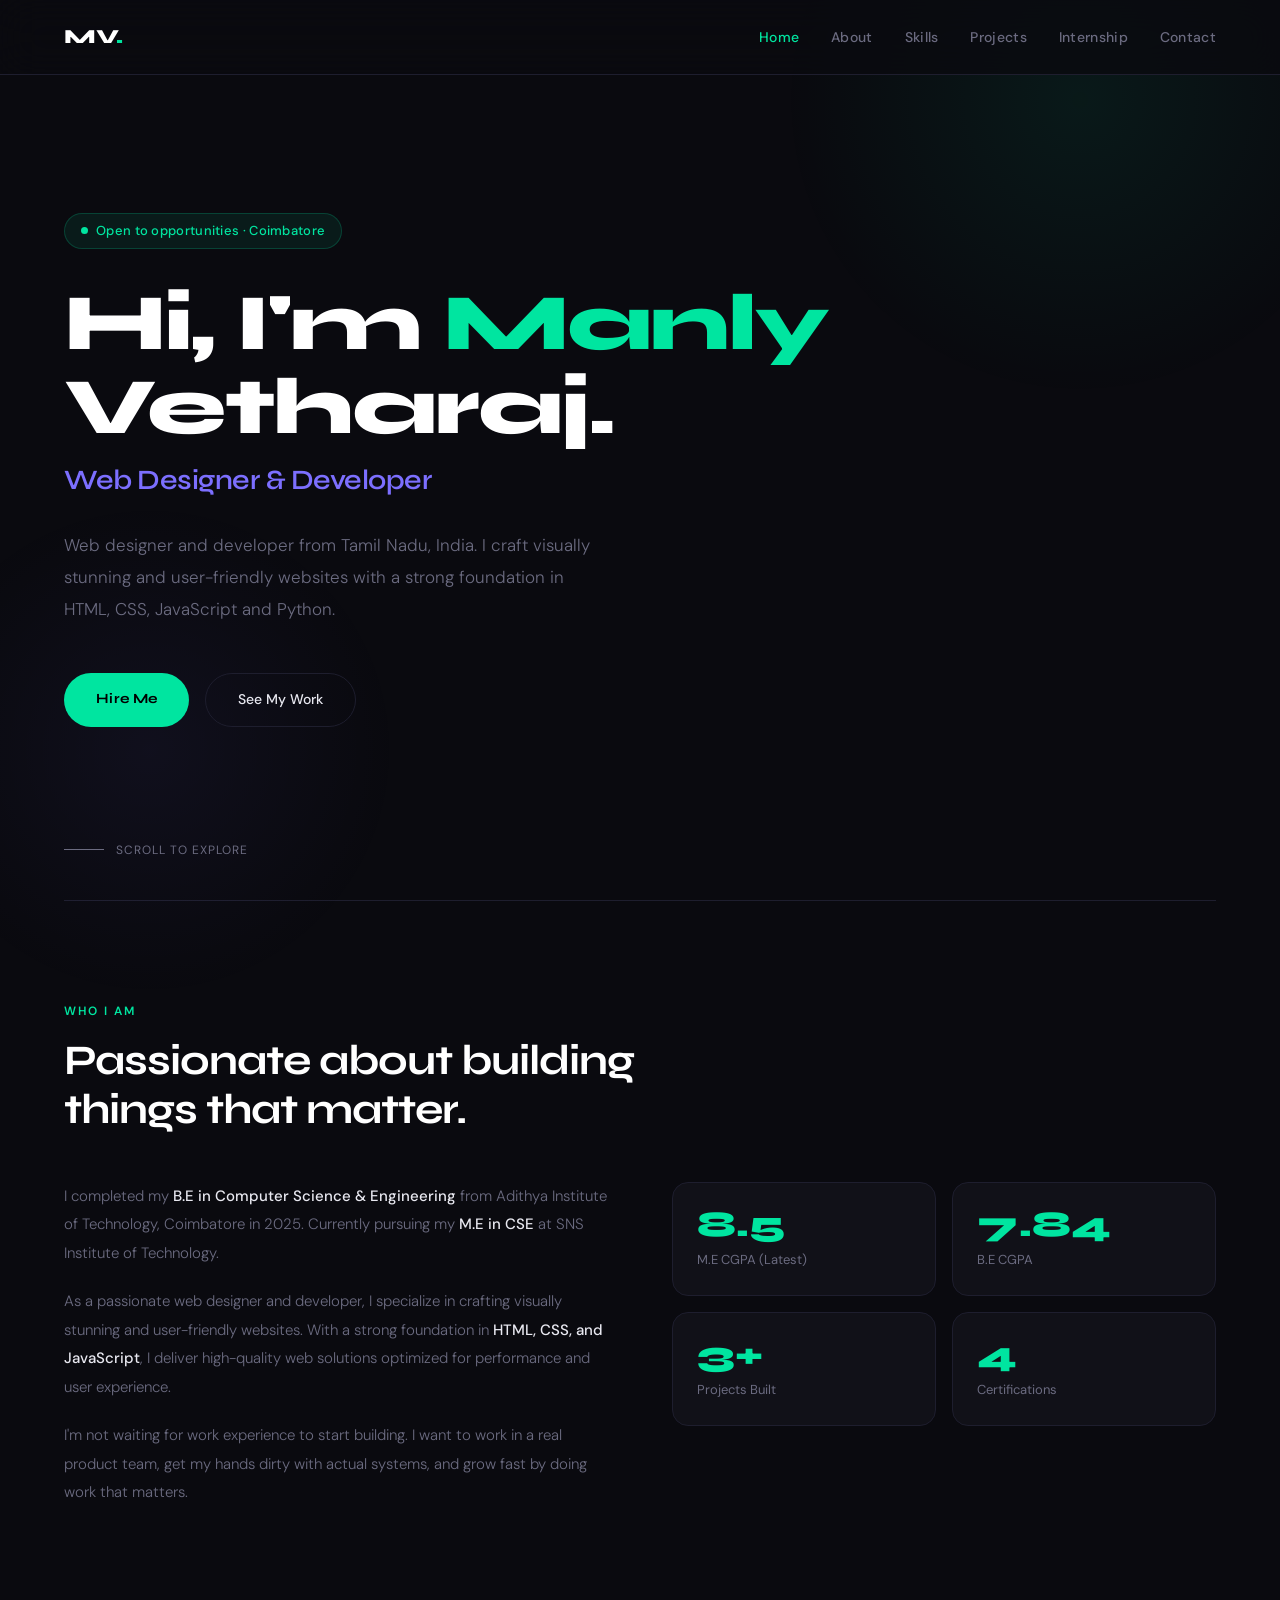
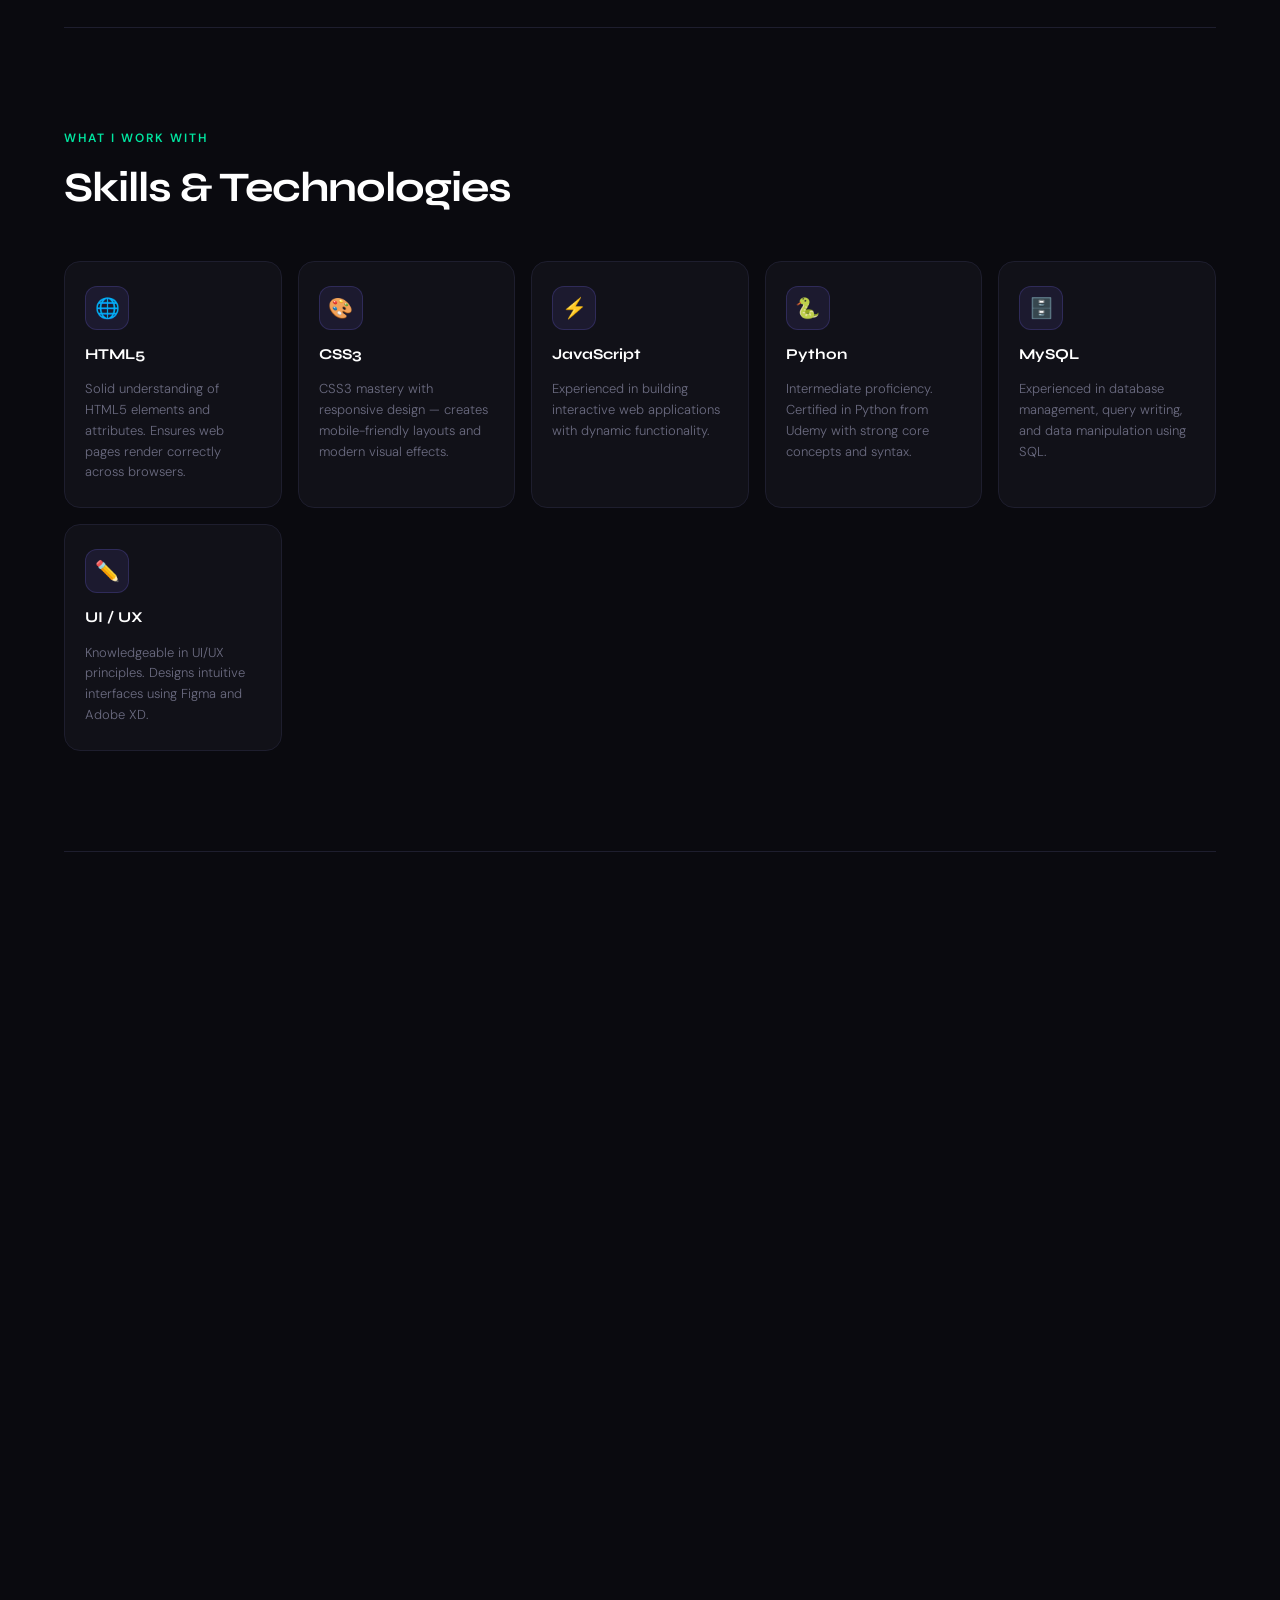
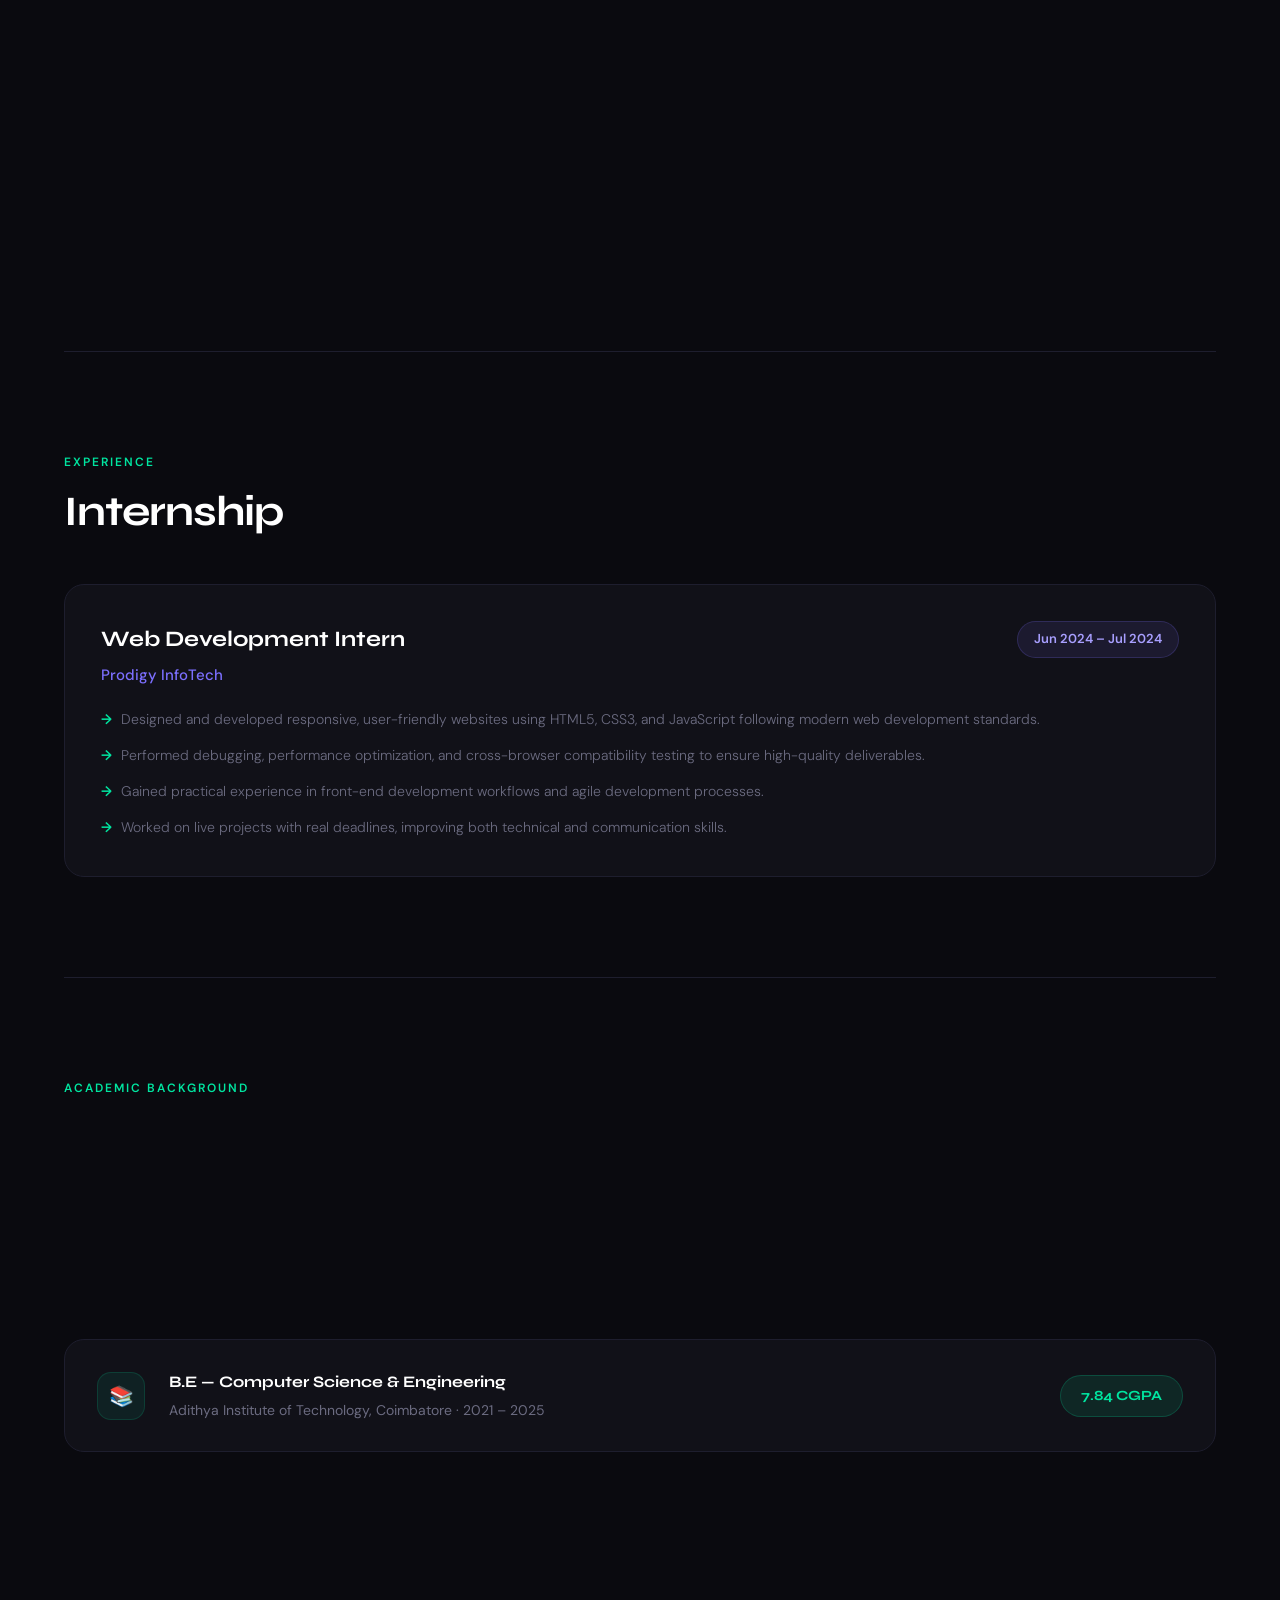
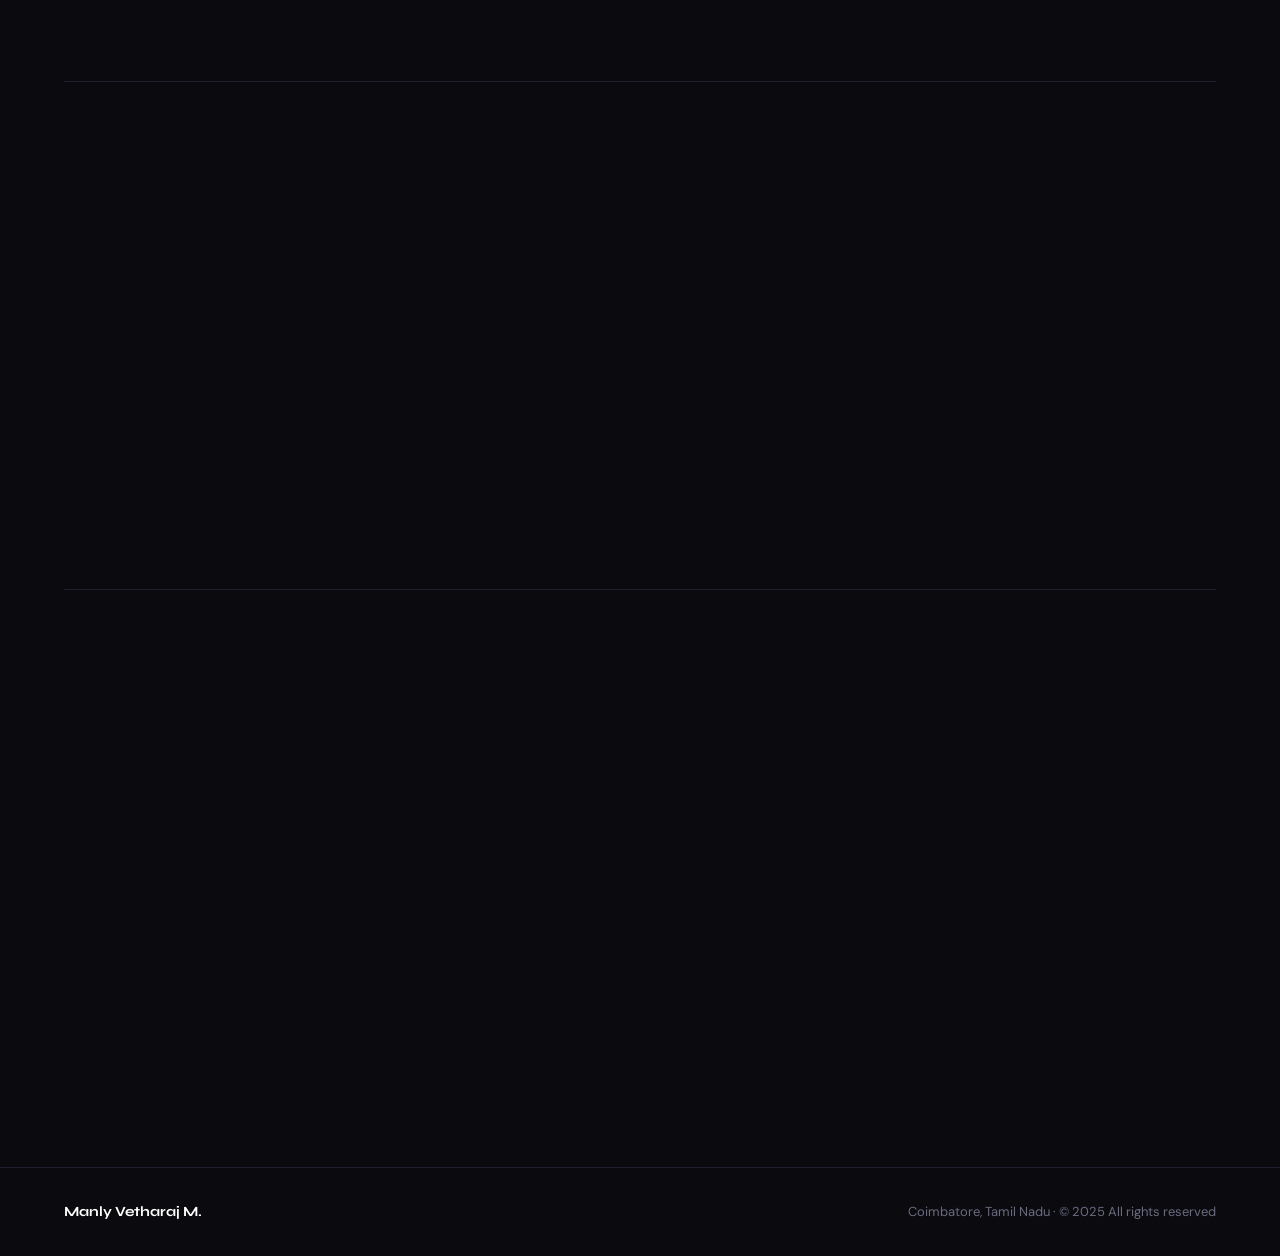
<file: index.html>
<!DOCTYPE html>
<html lang="en">
<head>
  <meta charset="UTF-8"/>
  <meta name="viewport" content="width=device-width, initial-scale=1.0"/>
  <title>Manly Vetharaj — Portfolio</title>
  <link rel="stylesheet" href="style.css">
  <link rel="stylesheet" href="https://cdnjs.cloudflare.com/ajax/libs/font-awesome/6.6.0/css/all.min.css">
</head>
<body>

  <div class="blob1"></div>
  <div class="blob2"></div>

  <!-- NAV -->
  <nav>
    <div class="logo">MV<span>.</span></div>
    <ul>
      <li><a href="#home">Home</a></li>
      <li><a href="#about">About</a></li>
      <li><a href="#skills">Skills</a></li>
      <li><a href="#projects">Projects</a></li>
      <li><a href="#internship">Internship</a></li>
      <li><a href="#contact">Contact</a></li>
    </ul>
  </nav>

  <!-- HERO -->
  <section class="hero" id="home">
    <div class="hero-inner">
      <div class="badge"><span class="badge-dot"></span> Open to opportunities · Coimbatore</div>
      <h1>Hi, I'm <span>Manly</span><br>Vetharaj.</h1>
      <p class="hero-role">Web Designer & Developer</p>
      <p class="hero-sub">Web designer and developer from Tamil Nadu, India. I craft visually stunning and user-friendly websites with a strong foundation in HTML, CSS, JavaScript and Python.</p>
      <div class="hero-btns">
        <a href="#contact" class="btn-primary">Hire Me</a>
        <a href="#projects" class="btn-ghost">See My Work</a>
      </div>
    </div>
    <div class="hero-scroll"><span class="scroll-line"></span> Scroll to explore</div>
  </section>

  <div class="divider"></div>

  <!-- ABOUT -->
  <section id="about">
    <p class="section-tag fade-up">Who I Am</p>
    <h2 class="section-title fade-up">Passionate about building<br>things that matter.</h2>
    <div class="about-grid">
      <div class="about-text fade-up">
        <p>I completed my <strong>B.E in Computer Science & Engineering</strong> from Adithya Institute of Technology, Coimbatore in 2025. Currently pursuing my <strong>M.E in CSE</strong> at SNS Institute of Technology.</p>
        <p>As a passionate web designer and developer, I specialize in crafting visually stunning and user-friendly websites. With a strong foundation in <strong>HTML, CSS, and JavaScript</strong>, I deliver high-quality web solutions optimized for performance and user experience.</p>
        <p>I'm not waiting for work experience to start building. I want to work in a real product team, get my hands dirty with actual systems, and grow fast by doing work that matters.</p>
      </div>
      <div class="about-stats fade-up">
        <div class="stat-card"><div class="stat-num">8.5</div><div class="stat-label">M.E CGPA (Latest)</div></div>
        <div class="stat-card"><div class="stat-num">7.84</div><div class="stat-label">B.E CGPA</div></div>
        <div class="stat-card"><div class="stat-num">3+</div><div class="stat-label">Projects Built</div></div>
        <div class="stat-card"><div class="stat-num">4</div><div class="stat-label">Certifications</div></div>
      </div>
    </div>
  </section>

  <div class="divider"></div>

  <!-- SKILLS -->
  <section id="skills">
    <p class="section-tag fade-up">What I Work With</p>
    <h2 class="section-title fade-up">Skills & Technologies</h2>
    <div class="skills-grid">
      <div class="skill-card fade-up">
        <div class="skill-icon-wrap">🌐</div>
        <div class="skill-name">HTML5</div>
        <p class="skill-desc">Solid understanding of HTML5 elements and attributes. Ensures web pages render correctly across browsers.</p>
      </div>
      <div class="skill-card fade-up">
        <div class="skill-icon-wrap">🎨</div>
        <div class="skill-name">CSS3</div>
        <p class="skill-desc">CSS3 mastery with responsive design — creates mobile-friendly layouts and modern visual effects.</p>
      </div>
      <div class="skill-card fade-up">
        <div class="skill-icon-wrap">⚡</div>
        <div class="skill-name">JavaScript</div>
        <p class="skill-desc">Experienced in building interactive web applications with dynamic functionality.</p>
      </div>
      <div class="skill-card fade-up">
        <div class="skill-icon-wrap">🐍</div>
        <div class="skill-name">Python</div>
        <p class="skill-desc">Intermediate proficiency. Certified in Python from Udemy with strong core concepts and syntax.</p>
      </div>
      <div class="skill-card fade-up">
        <div class="skill-icon-wrap">🗄️</div>
        <div class="skill-name">MySQL</div>
        <p class="skill-desc">Experienced in database management, query writing, and data manipulation using SQL.</p>
      </div>
      <div class="skill-card fade-up">
        <div class="skill-icon-wrap">✏️</div>
        <div class="skill-name">UI / UX</div>
        <p class="skill-desc">Knowledgeable in UI/UX principles. Designs intuitive interfaces using Figma and Adobe XD.</p>
      </div>
      <div class="skill-card fade-up">
        <div class="skill-icon-wrap">☁️</div>
        <div class="skill-name">Cloud & IoT</div>
        <p class="skill-desc">Oracle Cloud Computing certified. Hands-on with Arduino IoT integration.</p>
      </div>
      <div class="skill-card fade-up">
        <div class="skill-icon-wrap">🐧</div>
        <div class="skill-name">Linux</div>
        <p class="skill-desc">Comfortable working in Linux environments for development and deployment tasks.</p>
      </div>
    </div>
  </section>

  <div class="divider"></div>

  <!-- PROJECTS -->
  <section id="projects">
    <p class="section-tag fade-up">What I've Built</p>
    <h2 class="section-title fade-up">Projects</h2>
    <div class="projects-grid">
      <div class="project-card fade-up">
        <div class="project-num">01</div>
        <div class="project-title">AI Virtual Mouse Using Hand Gestures</div>
        <p class="project-desc">Built a real-time AI-powered virtual mouse that maps hand gestures to cursor movements using computer vision. Focused on low-latency responsiveness and smooth control.</p>
        <div class="project-tags"><span class="tag">Python</span><span class="tag">OpenCV</span><span class="tag">MediaPipe</span><span class="tag">AI/ML</span></div>
      </div>
      <div class="project-card fade-up">
        <div class="project-num">02</div>
        <div class="project-title">IoT Smart Heater System</div>
        <p class="project-desc">Led a team to develop a smart water heater connected to the Arduino IoT platform. Enabled real-time monitoring and remote control via a connected interface.</p>
        <div class="project-tags"><span class="tag">Arduino</span><span class="tag">IoT</span><span class="tag">Embedded</span><span class="tag">Sensors</span></div>
      </div>
      <div class="project-card fade-up">
        <div class="project-num">03</div>
        <div class="project-title">Explore Sphere — Tourism Website</div>
        <p class="project-desc">Designed and developed the front-end of a tourism website with integrated data storage, built for a clean user experience and dynamic content delivery.</p>
        <div class="project-tags"><span class="tag">HTML5</span><span class="tag">CSS3</span><span class="tag">Python</span><span class="tag">Web Dev</span></div>
      </div>
      <div class="project-card fade-up">
        <div class="project-num">04</div>
        <div class="project-title">Personal Portfolio Website</div>
        <p class="project-desc">Designed and built this portfolio from scratch with a focus on clean UI, smooth animations, and responsive layout using pure HTML, CSS and JavaScript.</p>
        <div class="project-tags"><span class="tag">HTML5</span><span class="tag">CSS3</span><span class="tag">JavaScript</span><span class="tag">Responsive</span></div>
      </div>
    </div>
  </section>

  <div class="divider"></div>

  <!-- INTERNSHIP -->
  <section id="internship">
    <p class="section-tag fade-up">Experience</p>
    <h2 class="section-title fade-up">Internship</h2>
    <div class="intern-card fade-up">
      <div class="intern-header">
        <div>
          <div class="intern-role">Web Development Intern</div>
          <div class="intern-company">Prodigy InfoTech</div>
        </div>
        <div class="intern-date">Jun 2024 – Jul 2024</div>
      </div>
      <ul>
        <li>Designed and developed responsive, user-friendly websites using HTML5, CSS3, and JavaScript following modern web development standards.</li>
        <li>Performed debugging, performance optimization, and cross-browser compatibility testing to ensure high-quality deliverables.</li>
        <li>Gained practical experience in front-end development workflows and agile development processes.</li>
        <li>Worked on live projects with real deadlines, improving both technical and communication skills.</li>
      </ul>
    </div>
  </section>

  <div class="divider"></div>

  <!-- EDUCATION -->
  <section id="education">
    <p class="section-tag fade-up">Academic Background</p>
    <h2 class="section-title fade-up">Education</h2>
    <div class="edu-grid">
      <div class="edu-card fade-up">
        <div class="edu-icon">🎓</div>
        <div>
          <div class="edu-degree">M.E — Computer Science & Engineering</div>
          <div class="edu-school">SNS Institute of Technology, Coimbatore · 2025 – Present</div>
        </div>
        <div class="edu-badge">8.5 CGPA</div>
      </div>
      <div class="edu-card fade-up">
        <div class="edu-icon">📚</div>
        <div>
          <div class="edu-degree">B.E — Computer Science & Engineering</div>
          <div class="edu-school">Adithya Institute of Technology, Coimbatore · 2021 – 2025</div>
        </div>
        <div class="edu-badge">7.84 CGPA</div>
      </div>
      <div class="edu-card fade-up">
        <div class="edu-icon">🏫</div>
        <div>
          <div class="edu-degree">HSC — St. Mary's Boys Higher Secondary School</div>
          <div class="edu-school">Thoothukudi · 2019 – 2020</div>
        </div>
        <div class="edu-badge">74.6%</div>
      </div>
    </div>
  </section>

  <div class="divider"></div>

  <!-- CERTIFICATIONS -->
  <section id="certifications">
    <p class="section-tag fade-up">Credentials</p>
    <h2 class="section-title fade-up">Certifications</h2>
    <div class="cert-grid">
      <div class="cert-card fade-up"><div class="cert-emoji">🪟</div><div class="cert-name">Microsoft Azure Fundamentals</div><div class="cert-org">Microsoft</div></div>
      <div class="cert-card fade-up"><div class="cert-emoji">🌐</div><div class="cert-name">Network Essentials</div><div class="cert-org">Cisco Networking Academy</div></div>
      <div class="cert-card fade-up"><div class="cert-emoji">🐍</div><div class="cert-name">Python Programming</div><div class="cert-org">Udemy</div></div>
      <div class="cert-card fade-up"><div class="cert-emoji">☁️</div><div class="cert-name">Cloud Computing Foundations</div><div class="cert-org">Oracle</div></div>
    </div>
  </section>

  <div class="divider"></div>

  <!-- CONTACT -->
  <section id="contact">
    <div class="contact-box fade-up">
      <h3>Let's build something together.</h3>
      <p>I'm currently open to internships, full-time roles, and collaborations.</p>
      <div class="contact-links">
        <a href="mailto:manlyvetharaj@gmail.com" class="contact-link"><i class="fa fa-envelope"></i> manlyvetharaj@gmail.com</a>
        <a href="tel:+918122383940" class="contact-link"><i class="fa fa-phone"></i> +91 81223 83940</a>
      </div>
      <div class="social-icons">
        <a href="#" class="social-icon" title="Facebook"><i class="fa-brands fa-facebook"></i></a>
        <a href="#" class="social-icon" title="Instagram"><i class="fa-brands fa-instagram"></i></a>
        <a href="#" class="social-icon" title="Twitter"><i class="fa-brands fa-twitter"></i></a>
        <a href="https://github.com/Manlyvetharaj" target="_blank" class="social-icon" title="GitHub"><i class="fa-brands fa-github"></i></a>
        <a href="mailto:manlyvetharaj@gmail.com" class="social-icon" title="Email"><i class="fa-brands fa-google"></i></a>
        <a href="https://linkedin.com/in/manlyvetharaj" target="_blank" class="social-icon" title="LinkedIn"><i class="fa-brands fa-linkedin"></i></a>
      </div>
    </div>
  </section>

  <footer>
    <span class="footer-name">Manly Vetharaj M.</span>
    <p>Coimbatore, Tamil Nadu · © 2025 All rights reserved</p>
  </footer>

  <script src="script.js"></script>

</body>
</html>
</file>
<file: style.css>
@import url('https://fonts.googleapis.com/css2?family=Syne:wght@400;600;700;800&family=DM+Sans:ital,wght@0,300;0,400;0,500;1,300&display=swap');

*{margin:0;padding:0;box-sizing:border-box}

:root{
  --dark:#0a0a0f;
  --card:#111118;
  --border:#1e1e2e;
  --accent:#00e5a0;
  --accent2:#7c6fff;
  --text:#e8e8f0;
  --muted:#6b6b80;
  --white:#ffffff;
}

html{scroll-behavior:smooth}
body{background:var(--dark);color:var(--text);font-family:'DM Sans',sans-serif;font-size:16px;line-height:1.7;overflow-x:hidden}

/* BLOBS */
.blob1{position:fixed;width:600px;height:600px;border-radius:50%;background:radial-gradient(circle,rgba(0,229,160,0.07) 0%,transparent 70%);top:-200px;right:-100px;pointer-events:none;z-index:0}
.blob2{position:fixed;width:500px;height:500px;border-radius:50%;background:radial-gradient(circle,rgba(124,111,255,0.06) 0%,transparent 70%);bottom:-100px;left:-100px;pointer-events:none;z-index:0}

/* NAV */
nav{position:fixed;top:0;left:0;right:0;z-index:100;padding:20px 5%;display:flex;justify-content:space-between;align-items:center;backdrop-filter:blur(20px);background:rgba(10,10,15,0.8);border-bottom:1px solid var(--border)}
.logo{font-family:'Syne',sans-serif;font-weight:800;font-size:20px;color:var(--white)}
.logo span{color:var(--accent)}
nav ul{display:flex;gap:32px;list-style:none}
nav ul a{color:var(--muted);text-decoration:none;font-size:14px;font-weight:500;transition:color .2s;letter-spacing:0.3px}
nav ul a:hover{color:var(--accent)}

/* HERO */
.hero{min-height:100vh;display:flex;align-items:center;padding:120px 5% 80px;position:relative;z-index:1}
.hero-inner{max-width:820px}
.badge{display:inline-flex;align-items:center;gap:8px;background:rgba(0,229,160,0.08);border:1px solid rgba(0,229,160,0.2);color:var(--accent);font-size:13px;font-weight:500;padding:6px 16px;border-radius:100px;margin-bottom:32px;letter-spacing:0.3px}
.badge-dot{width:7px;height:7px;border-radius:50%;background:var(--accent);animation:pulse 2s infinite}

@keyframes pulse{
  0%,100%{opacity:1;transform:scale(1)}
  50%{opacity:.5;transform:scale(0.8)}
}

.hero h1{font-family:'Syne',sans-serif;font-size:clamp(42px,7vw,80px);font-weight:800;line-height:1.05;letter-spacing:-2px;color:var(--white);margin-bottom:8px}
.hero h1 span{color:var(--accent)}
.hero-role{font-family:'Syne',sans-serif;font-size:clamp(18px,3vw,28px);font-weight:600;color:var(--accent2);margin-bottom:24px;letter-spacing:-0.5px}
.hero-sub{font-size:17px;color:var(--muted);font-weight:300;max-width:540px;margin-bottom:48px;line-height:1.9}
.hero-btns{display:flex;gap:16px;flex-wrap:wrap}

.btn-primary{background:var(--accent);color:#000;font-family:'Syne',sans-serif;font-weight:700;font-size:14px;padding:14px 32px;border-radius:100px;text-decoration:none;letter-spacing:0.3px;transition:transform .2s,box-shadow .2s}
.btn-primary:hover{transform:translateY(-2px);box-shadow:0 8px 30px rgba(0,229,160,0.3)}
.btn-ghost{border:1px solid var(--border);color:var(--text);font-size:14px;padding:14px 32px;border-radius:100px;text-decoration:none;font-weight:500;transition:border-color .2s,color .2s}
.btn-ghost:hover{border-color:var(--accent);color:var(--accent)}

.hero-scroll{position:absolute;bottom:40px;left:5%;display:flex;align-items:center;gap:12px;color:var(--muted);font-size:12px;letter-spacing:1px;text-transform:uppercase}
.scroll-line{width:40px;height:1px;background:var(--muted)}

/* SECTIONS */
section{padding:100px 5%;position:relative;z-index:1}
.section-tag{font-size:12px;font-weight:600;letter-spacing:2px;text-transform:uppercase;color:var(--accent);margin-bottom:16px}
.section-title{font-family:'Syne',sans-serif;font-size:clamp(28px,4vw,42px);font-weight:700;color:var(--white);margin-bottom:48px;letter-spacing:-1px;line-height:1.15}
.divider{height:1px;background:var(--border);margin:0 5%}

/* ABOUT */
.about-grid{display:grid;grid-template-columns:1fr 1fr;gap:64px;align-items:start}
.about-text p{color:var(--muted);font-weight:300;margin-bottom:20px;line-height:1.9;font-size:15px}
.about-text p strong{color:var(--text);font-weight:500}
.about-stats{display:grid;grid-template-columns:1fr 1fr;gap:16px}
.stat-card{background:var(--card);border:1px solid var(--border);border-radius:16px;padding:24px;transition:border-color .3s}
.stat-card:hover{border-color:rgba(0,229,160,0.3)}
.stat-num{font-family:'Syne',sans-serif;font-size:36px;font-weight:800;color:var(--accent);line-height:1}
.stat-label{font-size:13px;color:var(--muted);margin-top:6px;font-weight:400}

/* SKILLS */
.skills-grid{display:grid;grid-template-columns:repeat(auto-fill,minmax(180px,1fr));gap:16px}
.skill-card{background:var(--card);border:1px solid var(--border);border-radius:16px;padding:24px 20px;transition:all .3s;display:flex;flex-direction:column;gap:12px}
.skill-card:hover{border-color:rgba(124,111,255,0.35);transform:translateY(-3px)}
.skill-icon-wrap{width:44px;height:44px;border-radius:12px;background:rgba(124,111,255,0.1);border:1px solid rgba(124,111,255,0.2);display:flex;align-items:center;justify-content:center;font-size:20px}
.skill-name{font-family:'Syne',sans-serif;font-size:15px;font-weight:700;color:var(--white)}
.skill-desc{font-size:13px;color:var(--muted);font-weight:300;line-height:1.6}

/* PROJECTS */
.projects-grid{display:grid;grid-template-columns:repeat(auto-fill,minmax(320px,1fr));gap:24px}
.project-card{background:var(--card);border:1px solid var(--border);border-radius:20px;padding:32px;transition:all .3s;position:relative;overflow:hidden}
.project-card::before{content:'';position:absolute;inset:0;background:linear-gradient(135deg,rgba(0,229,160,0.03) 0%,transparent 60%);opacity:0;transition:opacity .3s}
.project-card:hover{border-color:rgba(0,229,160,0.25);transform:translateY(-4px)}
.project-card:hover::before{opacity:1}
.project-num{font-family:'Syne',sans-serif;font-size:48px;font-weight:800;color:var(--border);line-height:1;margin-bottom:20px;transition:color .3s}
.project-card:hover .project-num{color:rgba(0,229,160,0.15)}
.project-title{font-family:'Syne',sans-serif;font-size:20px;font-weight:700;color:var(--white);margin-bottom:12px;line-height:1.3}
.project-desc{font-size:14px;color:var(--muted);font-weight:300;line-height:1.8;margin-bottom:20px}
.project-tags{display:flex;flex-wrap:wrap;gap:8px}
.tag{font-size:11px;font-weight:600;letter-spacing:0.5px;padding:4px 12px;border-radius:100px;background:rgba(124,111,255,0.1);color:#a89fff;border:1px solid rgba(124,111,255,0.2)}

/* INTERNSHIP */
.intern-card{background:var(--card);border:1px solid var(--border);border-radius:20px;padding:36px;transition:border-color .3s}
.intern-card:hover{border-color:rgba(0,229,160,0.25)}
.intern-header{display:flex;justify-content:space-between;align-items:flex-start;margin-bottom:20px;flex-wrap:wrap;gap:16px}
.intern-role{font-family:'Syne',sans-serif;font-size:22px;font-weight:700;color:var(--white);margin-bottom:4px}
.intern-company{font-size:15px;color:var(--accent2);font-weight:500}
.intern-date{background:rgba(124,111,255,0.1);border:1px solid rgba(124,111,255,0.2);color:#a89fff;font-size:13px;font-weight:600;padding:6px 16px;border-radius:100px;white-space:nowrap}
.intern-card ul{list-style:none;display:flex;flex-direction:column;gap:12px}
.intern-card ul li{font-size:14px;color:var(--muted);font-weight:300;line-height:1.7;padding-left:20px;position:relative}
.intern-card ul li::before{content:'→';position:absolute;left:0;color:var(--accent);font-weight:600}

/* EDUCATION */
.edu-grid{display:grid;gap:16px}
.edu-card{background:var(--card);border:1px solid var(--border);border-radius:20px;padding:28px 32px;display:grid;grid-template-columns:auto 1fr auto;gap:24px;align-items:center;transition:border-color .3s}
.edu-card:hover{border-color:rgba(0,229,160,0.25)}
.edu-icon{width:48px;height:48px;border-radius:14px;background:rgba(0,229,160,0.08);border:1px solid rgba(0,229,160,0.15);display:flex;align-items:center;justify-content:center;font-size:20px;flex-shrink:0}
.edu-degree{font-family:'Syne',sans-serif;font-size:16px;font-weight:700;color:var(--white);margin-bottom:4px}
.edu-school{font-size:14px;color:var(--muted)}
.edu-badge{background:rgba(0,229,160,0.1);border:1px solid rgba(0,229,160,0.2);color:var(--accent);font-family:'Syne',sans-serif;font-weight:700;font-size:14px;padding:8px 20px;border-radius:100px;white-space:nowrap}

/* CERTIFICATIONS */
.cert-grid{display:grid;grid-template-columns:repeat(auto-fill,minmax(220px,1fr));gap:16px}
.cert-card{background:var(--card);border:1px solid var(--border);border-radius:16px;padding:24px;transition:all .3s;display:flex;flex-direction:column;gap:12px}
.cert-card:hover{border-color:rgba(124,111,255,0.3);transform:translateY(-2px)}
.cert-emoji{font-size:24px}
.cert-name{font-family:'Syne',sans-serif;font-size:15px;font-weight:600;color:var(--white);line-height:1.3}
.cert-org{font-size:12px;color:var(--muted);font-weight:400}

/* CONTACT */
.contact-box{background:var(--card);border:1px solid var(--border);border-radius:24px;padding:60px;text-align:center;position:relative;overflow:hidden}
.contact-box::before{content:'';position:absolute;top:-60px;left:50%;transform:translateX(-50%);width:300px;height:300px;border-radius:50%;background:radial-gradient(circle,rgba(0,229,160,0.07) 0%,transparent 70%)}
.contact-box h3{font-family:'Syne',sans-serif;font-size:32px;font-weight:800;color:var(--white);margin-bottom:12px;letter-spacing:-1px;position:relative}
.contact-box p{color:var(--muted);font-weight:300;margin-bottom:36px;position:relative}
.contact-links{display:flex;justify-content:center;gap:16px;flex-wrap:wrap;position:relative;margin-bottom:32px}
.contact-link{display:flex;align-items:center;gap:8px;background:rgba(255,255,255,0.04);border:1px solid var(--border);color:var(--text);text-decoration:none;font-size:14px;padding:12px 24px;border-radius:100px;transition:all .25s;font-weight:500}
.contact-link:hover{border-color:var(--accent);color:var(--accent)}
.social-icons{display:flex;justify-content:center;gap:16px;position:relative}
.social-icon{width:44px;height:44px;border-radius:50%;background:rgba(255,255,255,0.04);border:1px solid var(--border);display:flex;align-items:center;justify-content:center;color:var(--muted);font-size:16px;text-decoration:none;transition:all .25s}
.social-icon:hover{border-color:var(--accent);color:var(--accent);transform:translateY(-2px)}

/* FOOTER */
footer{padding:32px 5%;border-top:1px solid var(--border);display:flex;justify-content:space-between;align-items:center;position:relative;z-index:1}
footer p{color:var(--muted);font-size:13px}
.footer-name{font-family:'Syne',sans-serif;font-weight:700;color:var(--white);font-size:14px}

/* FADE ANIMATION */
.fade-up{opacity:0;transform:translateY(30px);transition:opacity .7s ease,transform .7s ease}
.fade-up.visible{opacity:1;transform:translateY(0)}

/* RESPONSIVE */
@media(max-width:768px){
  .about-grid{grid-template-columns:1fr}
  .edu-card{grid-template-columns:1fr;text-align:left}
  .edu-badge{align-self:flex-start}
  .contact-box{padding:40px 24px}
  .hero h1{letter-spacing:-1px}
  .intern-header{flex-direction:column}
  nav ul{gap:16px}
}
</file>
